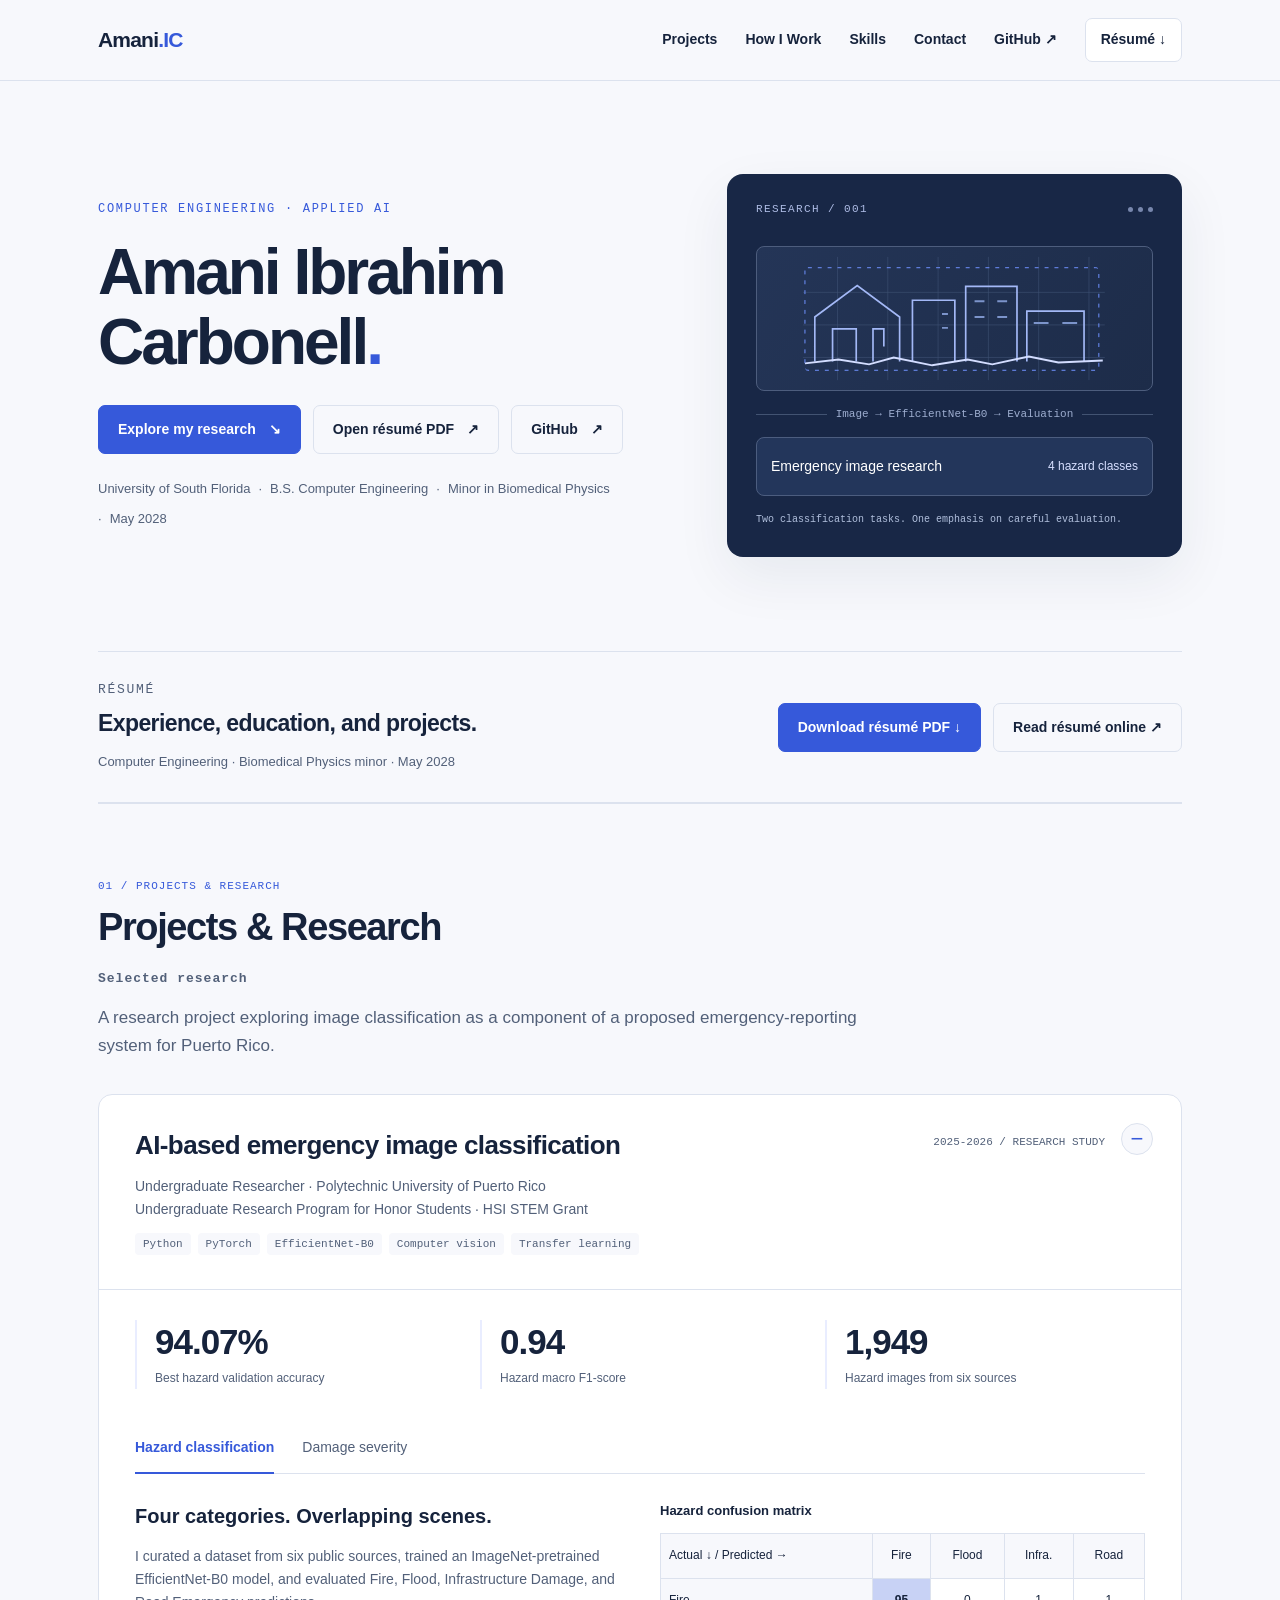
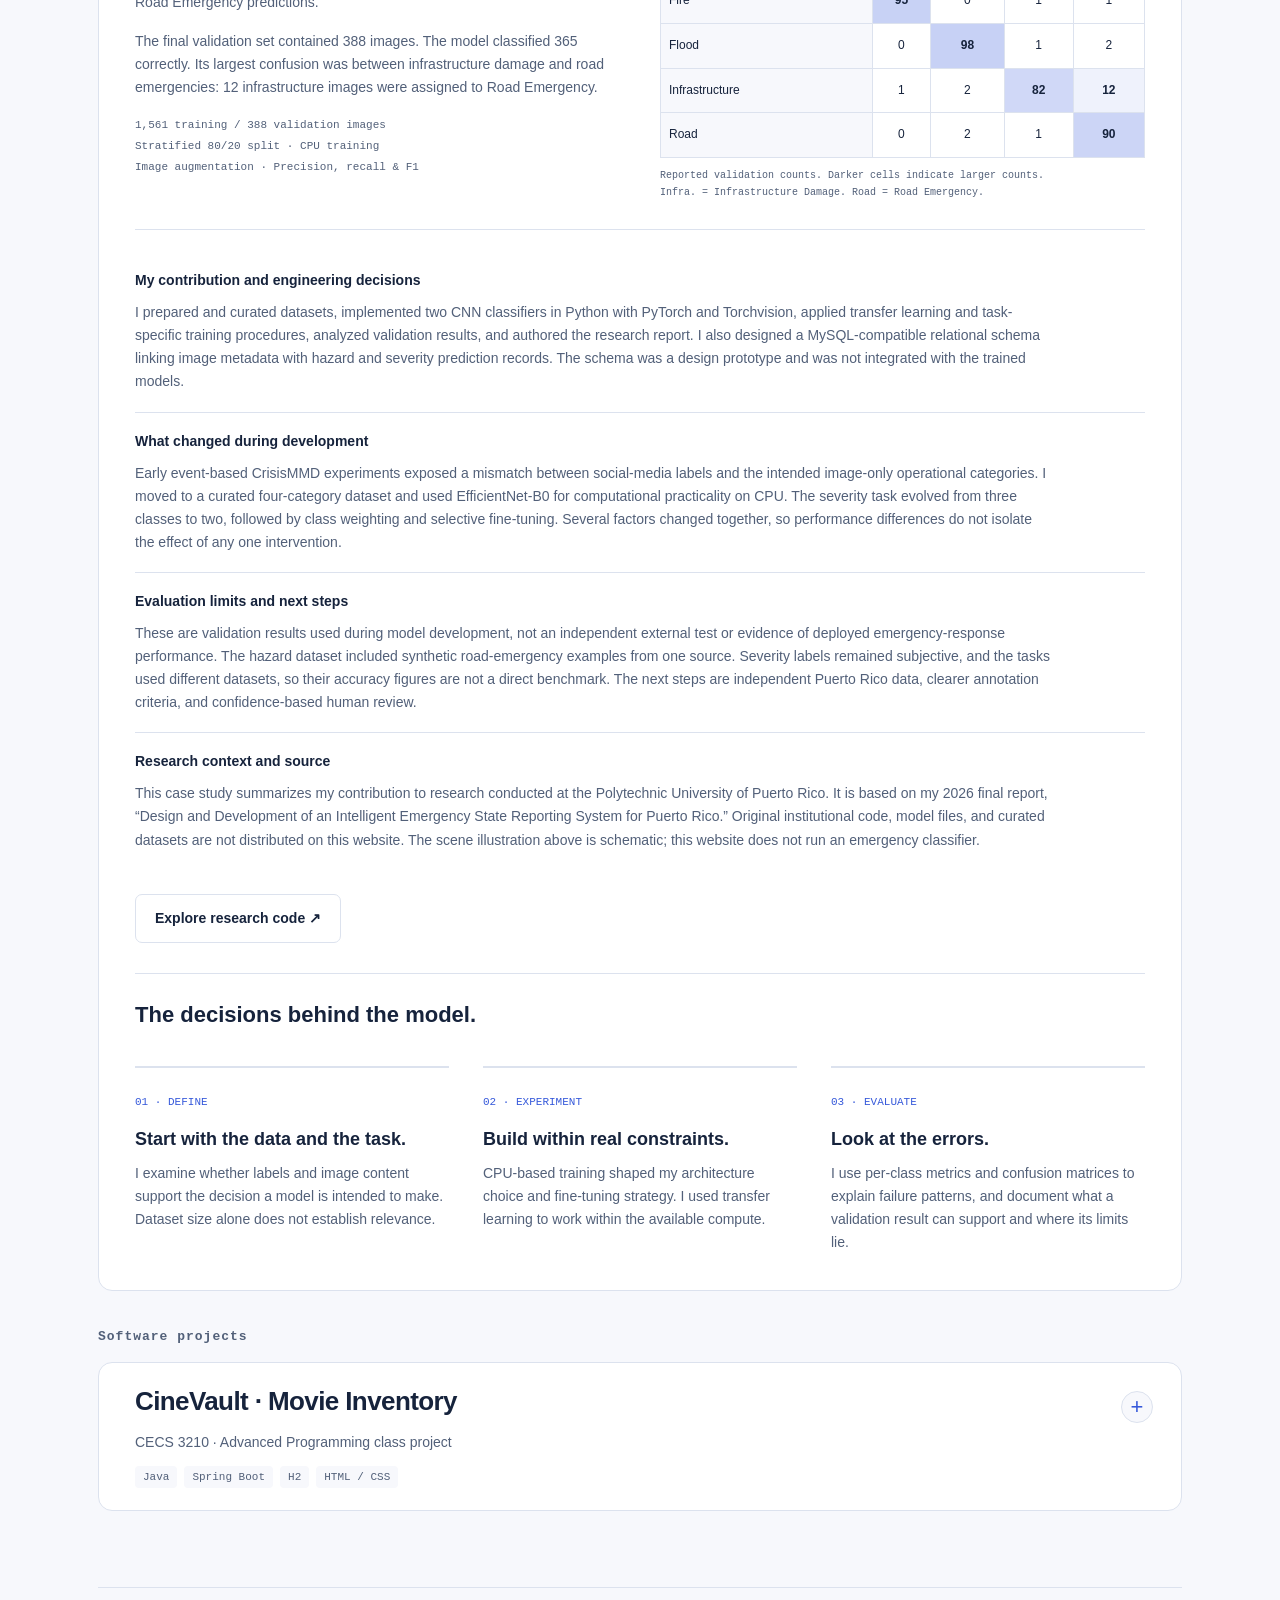
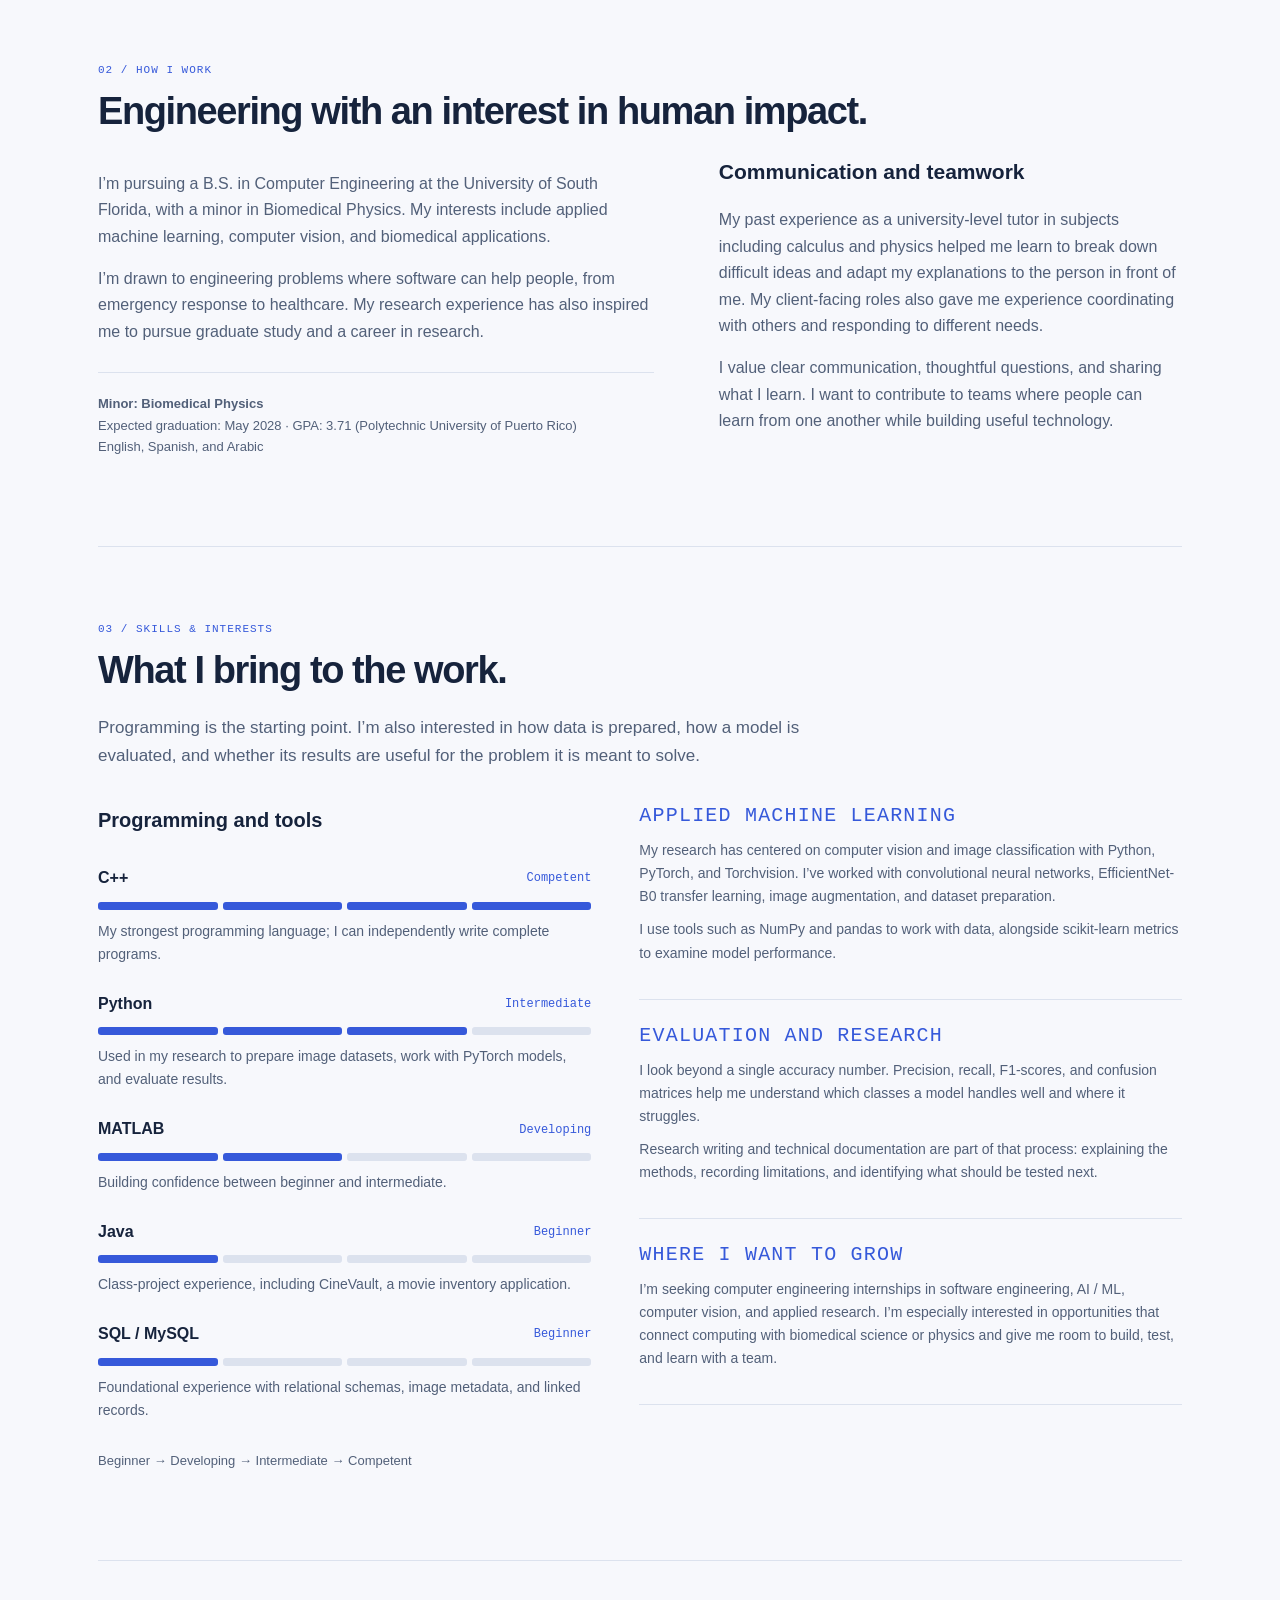
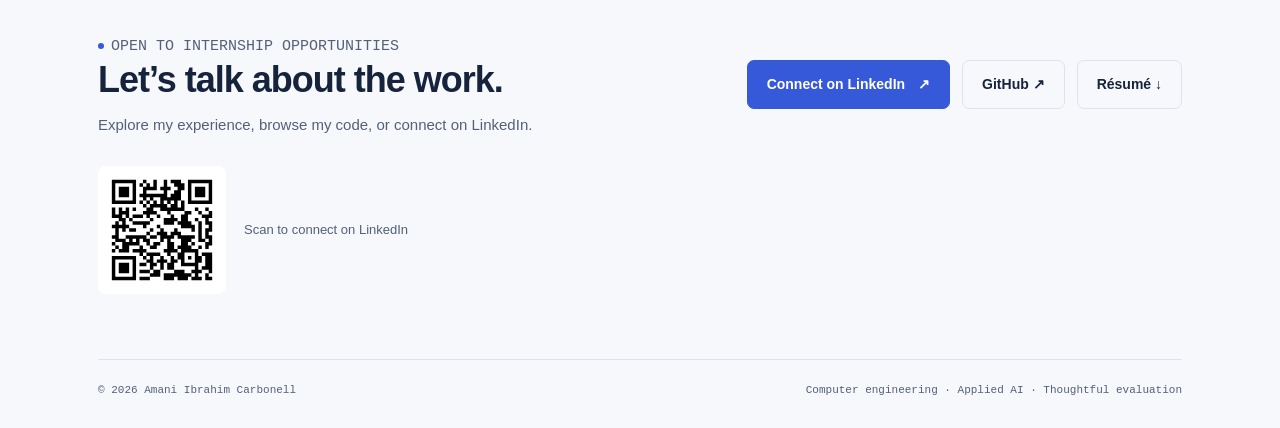
<file: index.html>
<!doctype html>
<html lang="en">
<head>
<meta charset="utf-8"><meta name="viewport" content="width=device-width,initial-scale=1">
<meta name="description" content="Amani Ibrahim Carbonell · Computer Engineering student at USF. Applied AI and computer vision research, from dataset design to model evaluation.">
<title>Amani Ibrahim Carbonell · Computer Engineering & AI</title>
<style>
:root{--paper:#f7f8fc;--white:#fff;--ink:#16233c;--muted:#526079;--line:#dce2ee;--accent:#3659da;--pale:#e9edff;--dark:#182746;--mono:ui-monospace,SFMono-Regular,Consolas,monospace}*{box-sizing:border-box}html{scroll-behavior:smooth;scroll-padding-top:100px}body{margin:0;background:var(--paper);color:var(--ink);font-family:Inter,Arial,sans-serif;line-height:1.65}a{color:inherit;text-decoration:none}button{font:inherit}button,a{-webkit-tap-highlight-color:transparent}a:focus-visible,button:focus-visible,summary:focus-visible{outline:3px solid var(--accent);outline-offset:5px}.skip{position:absolute;left:18px;top:-100px;z-index:10;background:white;padding:10px}.skip:focus{top:10px}.wrap{max-width:1180px;margin:auto;padding:0 48px}header{position:sticky;top:0;background:rgba(247,248,252,.96);border-bottom:1px solid var(--line);z-index:5}nav{height:80px;display:flex;align-items:center;justify-content:space-between;gap:28px}.brand{font-weight:750;letter-spacing:-.8px;font-size:21px}.brand span{color:var(--accent)}.navlinks{display:flex;align-items:center;gap:28px;font-size:14px;font-weight:600}.navlinks a:hover{color:var(--accent)}.resume-link{border:1px solid var(--line);border-radius:7px;padding:9px 15px;background:white}.hero{padding:93px 0 94px;display:grid;grid-template-columns:1.25fr 1fr;gap:60px;align-items:center}.eyebrow{font:12px var(--mono);letter-spacing:1.7px;text-transform:uppercase;color:var(--accent);margin:0 0 22px}.hero h1{font-size:clamp(45px,5vw,67px);line-height:1.09;letter-spacing:-3px;font-weight:650;margin:0 0 28px}.hero h1 span{color:var(--accent)}.intro{font-size:18px;color:var(--muted);max-width:560px;margin:0 0 27px}.identity{font-size:13px;color:var(--muted);margin:24px 0 0;display:flex;gap:8px;flex-wrap:wrap}.identity span+span:before{content:'·';margin-right:8px}.actions{display:flex;gap:12px;flex-wrap:wrap}.button{display:inline-flex;align-items:center;justify-content:center;gap:13px;border-radius:7px;padding:12px 19px;font-size:14px;font-weight:600;background:var(--accent);color:white;border:1px solid var(--accent)}.button:hover{background:#2747ba}.button.secondary{background:transparent;color:var(--ink);border-color:var(--line)}.button.secondary:hover{background:white}.visual{background:var(--dark);color:white;border-radius:16px;padding:29px;box-shadow:0 20px 55px #14254512;position:relative}.visual-top{font:11px var(--mono);color:#aebce5;letter-spacing:1.4px;display:flex;align-items:center;justify-content:space-between;margin-bottom:31px}.dots{display:flex;gap:5px}.dots i{width:5px;height:5px;border-radius:50%;background:#7887ad}.image-box{height:145px;border:1px solid #4d5d7d;border-radius:8px;display:flex;align-items:center;justify-content:center;overflow:hidden;background:linear-gradient(125deg,#243557,#1d2c49);position:relative}.image-box svg{width:88%;height:100%}.box-tag{position:absolute;bottom:10px;left:12px;font:10px var(--mono);color:#bdc9e8}.processing{display:flex;align-items:center;gap:9px;color:#9dadcf;font:11px var(--mono);margin:17px 0}.processing:before,.processing:after{content:'';height:1px;flex:1;background:#425372}.prediction{display:flex;align-items:center;justify-content:space-between;border:1px solid #4c5d7f;background:#23365b;border-radius:8px;padding:17px 14px;font-size:14px}.prediction strong{color:#d6dfff;font-size:12px;font-weight:500}.visual-note{font:10px/1.7 var(--mono);color:#b0bfdc;margin:15px 0 0}.section{padding:76px 0;border-top:1px solid var(--line)}.section-number{font:11px var(--mono);color:var(--accent);letter-spacing:1px;margin:0 0 13px}.section h2{font-size:38px;line-height:1.2;letter-spacing:-1.4px;font-weight:650;margin:0 0 20px}.section-lead{font-size:17px;color:var(--muted);max-width:760px;margin:0 0 34px}.project{background:white;border:1px solid var(--line);border-radius:14px;overflow:hidden}.project-head{padding:34px 36px;border-bottom:1px solid var(--line);display:flex;justify-content:space-between;gap:30px}.project-head h3{font-size:26px;letter-spacing:-.6px;line-height:1.3;margin:0 0 12px;max-width:650px}.project-head p{font-size:14px;color:var(--muted);max-width:650px;margin:0}.project-date{font:11px var(--mono);color:var(--muted);white-space:nowrap;padding-top:7px}.tags{display:flex;flex-wrap:wrap;gap:7px;margin-top:20px}.tags span{font:11px var(--mono);padding:5px 8px;background:var(--paper);border-radius:4px;color:var(--muted)}.project-body{padding:30px 36px 36px}.metrics{display:grid;grid-template-columns:repeat(3,1fr);gap:25px;margin-bottom:34px}.metric{border-left:2px solid var(--pale);padding-left:18px}.metric strong{display:block;font-size:35px;line-height:1.25;letter-spacing:-1px}.metric span{display:block;font-size:12px;color:var(--muted);margin-top:5px}.tabs{display:flex;border-bottom:1px solid var(--line);gap:28px;margin:0 0 26px}.tabs button{border:0;border-bottom:2px solid transparent;margin-bottom:-1px;background:none;padding:13px 0;color:var(--muted);font-size:14px;cursor:pointer}.tabs button[aria-selected=true]{color:var(--accent);border-bottom-color:var(--accent);font-weight:650}.result-layout{display:grid;grid-template-columns:1fr 1fr;gap:40px;align-items:start}.result-copy h4{font-size:20px;margin:0 0 12px}.result-copy p{font-size:14px;color:var(--muted);margin:0 0 16px}.result-copy .method{font:11px/1.9 var(--mono);color:var(--muted)}table{border-collapse:collapse;width:100%;font-size:12px}caption{text-align:left;font-weight:600;font-size:13px;margin-bottom:12px}th,td{text-align:center;padding:12px 8px;border:1px solid var(--line)}th{font-weight:500;background:#f7f8fc}th:first-child{text-align:left}.cell{background:rgba(54,89,218,var(--heat));font-weight:650}.table-note{font:10px/1.65 var(--mono);color:var(--muted);margin-top:10px}.observations{margin-top:28px;padding-top:22px;border-top:1px solid var(--line)}details{border-bottom:1px solid var(--line);padding:18px 0}details:last-child{border:0;padding-bottom:0}summary{font-size:14px;font-weight:600;cursor:pointer;list-style-position:outside;margin-left:18px}details p{font-size:14px;color:var(--muted);margin:14px 0 0;max-width:920px}.approach-grid{display:grid;grid-template-columns:repeat(3,1fr);gap:34px;margin-top:37px}.approach-step{border-top:2px solid var(--line);padding-top:19px}.step-num{font:11px var(--mono);color:var(--accent)}.approach-step h3{font-size:19px;line-height:1.4;margin:13px 0 10px}.approach-step p{font-size:14px;color:var(--muted);margin:0}.about-layout{display:grid;grid-template-columns:1.1fr 1fr;gap:85px}.about-layout p{color:var(--muted);font-size:16px}.skill-group{margin-bottom:25px}.skill-group h3{font:11px var(--mono);letter-spacing:1.2px;color:var(--accent);text-transform:uppercase;margin:0 0 10px}.skill-group p{font-size:15px;margin:0}.about-meta{margin-top:27px;border-top:1px solid var(--line);padding-top:20px;font-size:13px!important}.contact{padding:70px 0 65px}.contact-inner{display:flex;align-items:center;justify-content:space-between;gap:30px}.contact h2{font-size:36px;margin:0 0 12px;letter-spacing:-1px}.contact p{margin:0;color:var(--muted);font-size:15px}.footer{padding:24px 0;border-top:1px solid var(--line);font:11px var(--mono);color:var(--muted);display:flex;justify-content:space-between;gap:20px}.status{display:inline-flex;align-items:center;gap:7px;font:11px var(--mono);color:var(--accent);margin-bottom:17px}.status:before{content:'';width:6px;height:6px;border-radius:50%;background:var(--accent)}[hidden]{display:none!important}@media(max-width:900px){.wrap{padding:0 25px}.hero{gap:35px;grid-template-columns:1.15fr 1fr}.hero h1{font-size:48px}.visual{padding:22px}.result-layout{gap:25px}.about-layout{gap:40px}}@media(max-width:650px){nav{height:70px}.brand{font-size:18px}.navlinks{gap:16px;font-size:12px}.navlinks .about-nav{display:none}.navlinks .resume-link{padding:6px 9px}.hero{grid-template-columns:1fr;padding:55px 0;gap:35px}.hero h1{font-size:48px;letter-spacing:-2.2px}.intro{font-size:17px}.visual{max-width:460px;width:100%}.section{padding:50px 0}.section h2{font-size:31px}.project-head{padding:24px;display:block}.project-head h3{font-size:23px}.project-date{margin-top:18px}.project-body{padding:24px}.metrics{gap:13px}.metric{padding-left:10px}.metric strong{font-size:27px}.metric span{font-size:11px}.result-layout,.about-layout,.approach-grid{grid-template-columns:1fr}.tabs{gap:20px}.tabs button{font-size:13px}.approach-grid{gap:25px}.contact-inner{display:block}.contact .actions{margin-top:25px}.contact h2{font-size:29px}.footer{font-size:10px;flex-direction:column;gap:5px}.table-scroll{overflow-x:auto}th,td{padding:10px 6px}}@media(prefers-reduced-motion:reduce){html{scroll-behavior:auto}}
.linkedin-qr{display:flex;align-items:center;gap:18px;margin:28px 0 0}.linkedin-qr img{display:block;background:white;border-radius:8px}.linkedin-qr figcaption{font-size:13px;color:var(--muted)}@media(max-width:650px){.navlinks{gap:11px}.navlinks a[href="#contact"]{display:none}}
.resume-panel{display:flex;align-items:center;justify-content:space-between;gap:28px;border-top:1px solid var(--line);border-bottom:1px solid var(--line);padding:30px 0}.resume-panel .eyebrow{margin:0 0 8px}.resume-panel h2{font-size:23px;letter-spacing:-.6px;margin:0 0 8px}.resume-panel p{font-size:13px;color:var(--muted);margin:0}.resume-panel .actions{flex-shrink:0}@media(max-width:900px){.resume-panel{align-items:flex-start;flex-direction:column}.resume-panel .actions{flex-shrink:1}}
.cinevault-gallery{display:grid;grid-template-columns:1fr 1fr;gap:22px;margin:26px 0}.cinevault-gallery figure{margin:0;min-width:0}.cinevault-gallery a{display:block;background:#101010;border:1px solid var(--line);border-radius:8px;overflow:hidden}.cinevault-gallery img{display:block;width:100%;height:auto;aspect-ratio:1.85;object-fit:contain}.cinevault-gallery a:hover{outline:2px solid var(--accent);outline-offset:3px}.cinevault-gallery figcaption{font-size:12px;color:var(--muted);margin-top:9px}@media(max-width:650px){.cinevault-gallery{grid-template-columns:1fr}}

details.project-disclosure{padding:0;margin:0;border:1px solid var(--line)}
.project-disclosure>summary.project-head{position:relative;margin:0;list-style:none;cursor:pointer;padding-right:76px;font-weight:400}
.project-disclosure>summary.project-head::-webkit-details-marker{display:none}
.project-disclosure>summary.project-head::marker{content:""}
.project-disclosure>summary.project-head::after{content:"+";position:absolute;right:28px;top:28px;display:grid;place-items:center;width:30px;height:30px;border:1px solid var(--line);border-radius:50%;color:var(--accent);font-size:22px;line-height:1;background:var(--paper)}
.project-disclosure[open]>summary.project-head::after{content:"−"}
.project-disclosure:not([open])>summary.project-head{border-bottom:0;padding-top:22px;padding-bottom:22px}
.project-disclosure>summary.project-head:hover{background:#f8f9ff}
.project-disclosure>summary.project-head:focus-visible{outline:3px solid var(--accent);outline-offset:-4px;border-radius:12px}
.project-disclosure>summary.project-head h3{padding-right:5px}
.project-disclosure>summary.project-head .tags{margin-top:12px}
@media(max-width:650px){.project-disclosure>summary.project-head{padding-right:65px}.project-disclosure>summary.project-head::after{right:20px;top:23px}}

.project-group+.project-group{margin-top:38px}
.subsection-title{font:600 13px var(--mono);letter-spacing:1px;color:var(--muted);margin:0 0 18px}
.project-head h4{font-size:26px;letter-spacing:-.6px;line-height:1.3;margin:0 0 12px;max-width:650px}
.model-decisions{margin-top:30px;padding-top:26px;border-top:1px solid var(--line)}
.model-decisions>h4{font-size:22px;line-height:1.35;margin:0}
.model-decisions .approach-step h3{font-size:18px}
.human-layout{display:grid;grid-template-columns:1.2fr 1fr;gap:65px}
.human-layout p{color:var(--muted);font-size:16px}
.human-layout h3{font-size:21px;margin:0 0 18px}
.skills-layout{display:grid;grid-template-columns:1fr 1fr;gap:12px 65px;margin-top:34px}
@media(max-width:650px){.human-layout,.skills-layout{grid-template-columns:1fr;gap:24px}.project-head h4{font-size:23px}.navlinks .about-nav{display:inline}.navlinks a[href="https://github.com/amaniic"]{display:none}.navlinks{gap:12px}.brand{font-size:17px}.navlinks a[href="#about"]{display:none}.project-group+.project-group{margin-top:28px}}
.research-note{padding:18px 0;border-bottom:1px solid var(--line)}.research-note:last-child{border:0}.research-note h5{font-size:14px;line-height:1.5;margin:0 0 10px}.research-note p{font-size:14px;color:var(--muted);margin:0}
.skill-depth{display:grid;grid-template-columns:1fr 1.1fr;gap:48px}.language-panel,.practice-panel{min-width:0}.skill-depth h3{font-size:20px;margin:0 0 12px}.skill-caption{font-size:13px;color:var(--muted)}.language-chart{list-style:none;padding:0;margin:28px 0}.language-row{margin:0 0 25px}.language-label{display:flex;justify-content:space-between;gap:12px;align-items:center}.language-label h4{font-size:16px;margin:0}.language-label span{font:12px var(--mono);color:var(--accent)}.level-track{display:grid;grid-template-columns:repeat(4,1fr);gap:5px;margin:10px 0}.level-track i{height:8px;border-radius:3px;background:#dce2ee}.level-track .filled{background:var(--accent)}.language-row p,.practice-panel p{font-size:14px;color:var(--muted);margin:10px 0}.practice-panel .skill-group{padding:0 0 24px;margin:0 0 24px;border-bottom:1px solid var(--line)}@media(max-width:750px){.skill-depth{grid-template-columns:1fr;gap:28px}}
</style>
</head>
<body>
<a class="skip" href="#main">Skip to content</a>
<header><div class="wrap"><nav aria-label="Main navigation"><a class="brand" href="#main">Amani<span>.IC</span></a><div class="navlinks"><a href="#projects">Projects</a><a class="about-nav" href="#approach">How I Work</a><a href="#about">Skills</a><a href="#contact">Contact</a><a href="https://github.com/amaniic" target="_blank" rel="noopener noreferrer">GitHub ↗</a><a class="resume-link" href="Amani_Ibrahim_Carbonell_Resume.pdf?v=gpa20261117">Résumé ↓</a></div></nav></div></header>
<main id="main"><div class="wrap">
<section class="hero" aria-labelledby="hero-title"><div><p class="eyebrow">Computer engineering · Applied AI</p><h1 id="hero-title">Amani Ibrahim<br>Carbonell<span>.</span></h1><div class="actions"><a class="button" href="#research">Explore my research <span aria-hidden="true">↘</span></a><a class="button secondary" href="Amani_Ibrahim_Carbonell_Resume.pdf?v=gpa20261117" target="_blank" rel="noopener noreferrer">Open résumé PDF <span aria-hidden="true">↗</span></a><a class="button secondary" href="https://github.com/amaniic" target="_blank" rel="noopener noreferrer">GitHub <span aria-hidden="true">↗</span></a></div><p class="identity"><span>University of South Florida</span><span>B.S. Computer Engineering</span><span>Minor in Biomedical Physics</span><span>May 2028</span></p></div>
<div class="visual" aria-label="Conceptual illustration of the research workflow"><div class="visual-top"><span>RESEARCH / 001</span><span class="dots" aria-hidden="true"><i></i><i></i><i></i></span></div><div class="image-box"><svg viewBox="0 0 340 145" fill="none" aria-hidden="true"><path d="M16 112h306M16 79h306M16 46h306M51 10v125M102 10v125M153 10v125M204 10v125M255 10v125M306 10v125" stroke="#405274" stroke-width=".6"/><path d="M28 116V71l43-32 43 32v45M46 116V83h24v33M87 116V83h11v18M127 116V54h43v62M181 116V40h52v76M243 116V65h58v51" stroke="#a3b8f6" stroke-width="1.7"/><path d="m18 118 34-4 31 5 25-7 39 8 36-6 25 5 37-8 30 6 45-2" stroke="#d3ddff" stroke-width="2"/><path d="M157 68h6M157 82h6M190 55h10M213 55h10M190 71h10M213 71h10M250 77h15M279 77h15" stroke="#7c94cb" stroke-width="2"/><rect x="18" y="21" width="298" height="104" rx="3" stroke="#7092ff" stroke-dasharray="4 6"/></svg></div><div class="processing">Image → EfficientNet-B0 → Evaluation</div><div class="prediction"><span>Emergency image research</span><strong>4 hazard classes</strong></div><p class="visual-note">Two classification tasks. One emphasis on careful evaluation.</p></div></section>
<section class="resume-panel" id="resume" aria-labelledby="resume-title"><div><p class="eyebrow">RÉSUMÉ</p><h2 id="resume-title">Experience, education, and projects.</h2><p>Computer Engineering · Biomedical Physics minor · May 2028</p></div><div class="actions"><a class="button" href="Amani_Ibrahim_Carbonell_Resume.pdf?v=gpa20261117" download="Amani_Ibrahim_Carbonell_Resume.pdf?v=gpa20261117">Download résumé PDF ↓</a><a class="button secondary" href="Amani_Ibrahim_Carbonell_Resume.pdf?v=gpa20261117">Read résumé online ↗</a></div></section>
<section class="section" id="projects" aria-labelledby="projects-title"><p class="section-number">01 / PROJECTS &amp; RESEARCH</p><h2 id="projects-title">Projects &amp; Research</h2><div class="project-group" id="research"><h3 class="subsection-title">Selected research</h3><p class="section-lead">A research project exploring image classification as a component of a proposed emergency-reporting system for Puerto Rico.</p>
<details class="project project-disclosure" open><summary class="project-head"><div><h4>AI-based emergency image classification</h4><p>Undergraduate Researcher · Polytechnic University of Puerto Rico<br>Undergraduate Research Program for Honor Students · HSI STEM Grant</p><div class="tags"><span>Python</span><span>PyTorch</span><span>EfficientNet-B0</span><span>Computer vision</span><span>Transfer learning</span></div></div><div class="project-date">2025-2026 / RESEARCH STUDY</div></summary><div class="project-body"><div class="metrics"><div class="metric"><strong>94.07%</strong><span>Best hazard validation accuracy</span></div><div class="metric"><strong>0.94</strong><span>Hazard macro F1-score</span></div><div class="metric"><strong>1,949</strong><span>Hazard images from six sources</span></div></div>
<div class="tabs" role="tablist" aria-label="Explore model results"><button id="tab-hazard" role="tab" aria-selected="true" aria-controls="panel-hazard" tabindex="0">Hazard classification</button><button id="tab-severity" role="tab" aria-selected="false" aria-controls="panel-severity" tabindex="-1">Damage severity</button></div>
<div role="tabpanel" id="panel-hazard" aria-labelledby="tab-hazard"><div class="result-layout"><div class="result-copy"><h4>Four categories. Overlapping scenes.</h4><p>I curated a dataset from six public sources, trained an ImageNet-pretrained EfficientNet-B0 model, and evaluated Fire, Flood, Infrastructure Damage, and Road Emergency predictions.</p><p>The final validation set contained 388 images. The model classified 365 correctly. Its largest confusion was between infrastructure damage and road emergencies: 12 infrastructure images were assigned to Road Emergency.</p><p class="method">1,561 training / 388 validation images<br>Stratified 80/20 split · CPU training<br>Image augmentation · Precision, recall & F1</p></div><div class="table-scroll"><table><caption>Hazard confusion matrix</caption><thead><tr><th scope="col">Actual ↓ / Predicted →</th><th scope="col">Fire</th><th scope="col">Flood</th><th scope="col">Infra.</th><th scope="col">Road</th></tr></thead><tbody><tr><th scope="row">Fire</th><td class="cell" style="--heat:.27">95</td><td>0</td><td>1</td><td>1</td></tr><tr><th scope="row">Flood</th><td>0</td><td class="cell" style="--heat:.28">98</td><td>1</td><td>2</td></tr><tr><th scope="row">Infrastructure</th><td>1</td><td>2</td><td class="cell" style="--heat:.23">82</td><td class="cell" style="--heat:.08">12</td></tr><tr><th scope="row">Road</th><td>0</td><td>2</td><td>1</td><td class="cell" style="--heat:.25">90</td></tr></tbody></table><p class="table-note">Reported validation counts. Darker cells indicate larger counts.<br>Infra. = Infrastructure Damage. Road = Road Emergency.</p></div></div></div>
<div role="tabpanel" id="panel-severity" aria-labelledby="tab-severity" hidden><div class="result-layout"><div class="result-copy"><h4>Severity needs more than a headline score.</h4><p>I developed a second EfficientNet-B0 model for Mild Damage versus Severe Damage using a modified, supplemented CrisisMMD-based dataset. Training used class-weighted cross-entropy and staged fine-tuning.</p><p>The best validation accuracy across training was <strong>79.57%</strong>. The final Stage 2 pass shown here classified 431 of 558 images correctly (<strong>77.24%</strong>). These results describe different checkpoints.</p><p class="method">2,289 training / 558 validation images<br>Final-pass macro F1: 0.75<br>Final-pass severe recall: 0.79</p></div><div class="table-scroll"><table><caption>Severity confusion matrix · final Stage 2 pass</caption><thead><tr><th scope="col">Actual ↓ / Predicted →</th><th scope="col">Mild</th><th scope="col">Severe</th></tr></thead><tbody><tr><th scope="row">Mild Damage</th><td class="cell" style="--heat:.16">125</td><td class="cell" style="--heat:.06">45</td></tr><tr><th scope="row">Severe Damage</th><td class="cell" style="--heat:.10">82</td><td class="cell" style="--heat:.28">306</td></tr></tbody></table><p class="table-note">82 severe images were predicted as mild in the final pass. This failure mode supports further research into human review and clearer severity criteria.</p></div></div></div>
<div class="observations"><div class="research-note"><h5>My contribution and engineering decisions</h5><p>I prepared and curated datasets, implemented two CNN classifiers in Python with PyTorch and Torchvision, applied transfer learning and task-specific training procedures, analyzed validation results, and authored the research report. I also designed a MySQL-compatible relational schema linking image metadata with hazard and severity prediction records. The schema was a design prototype and was not integrated with the trained models.</p></div><div class="research-note"><h5>What changed during development</h5><p>Early event-based CrisisMMD experiments exposed a mismatch between social-media labels and the intended image-only operational categories. I moved to a curated four-category dataset and used EfficientNet-B0 for computational practicality on CPU. The severity task evolved from three classes to two, followed by class weighting and selective fine-tuning. Several factors changed together, so performance differences do not isolate the effect of any one intervention.</p></div><div class="research-note"><h5>Evaluation limits and next steps</h5><p>These are validation results used during model development, not an independent external test or evidence of deployed emergency-response performance. The hazard dataset included synthetic road-emergency examples from one source. Severity labels remained subjective, and the tasks used different datasets, so their accuracy figures are not a direct benchmark. The next steps are independent Puerto Rico data, clearer annotation criteria, and confidence-based human review.</p></div><div class="research-note"><h5>Research context and source</h5><p>This case study summarizes my contribution to research conducted at the Polytechnic University of Puerto Rico. It is based on my 2026 final report, “Design and Development of an Intelligent Emergency State Reporting System for Puerto Rico.” Original institutional code, model files, and curated datasets are not distributed on this website. The scene illustration above is schematic; this website does not run an emergency classifier.</p></div></div><div class="actions" style="margin-top:24px"><a class="button secondary" href="https://github.com/amaniic/amani-portfolio/tree/main/research" target="_blank" rel="noopener noreferrer">Explore research code ↗</a></div><div class="model-decisions"><h4>The decisions behind the model.</h4><div class="approach-grid"><div class="approach-step"><span class="step-num">01 · DEFINE</span><h3>Start with the data and the task.</h3><p>I examine whether labels and image content support the decision a model is intended to make. Dataset size alone does not establish relevance.</p></div><div class="approach-step"><span class="step-num">02 · EXPERIMENT</span><h3>Build within real constraints.</h3><p>CPU-based training shaped my architecture choice and fine-tuning strategy. I used transfer learning to work within the available compute.</p></div><div class="approach-step"><span class="step-num">03 · EVALUATE</span><h3>Look at the errors.</h3><p>I use per-class metrics and confusion matrices to explain failure patterns, and document what a validation result can support and where its limits lie.</p></div></div></div></div></details></div>
<div class="project-group" id="software-projects"><h3 class="subsection-title">Software projects</h3><details class="project project-disclosure"><summary class="project-head"><div><h4>CineVault · Movie Inventory</h4><p>CECS 3210 · Advanced Programming class project</p><div class="tags"><span>Java</span><span>Spring Boot</span><span>H2</span><span>HTML / CSS</span></div></div></summary><div class="project-body"><p>A web application for adding, browsing, editing, and deleting movies. Includes movie-ID lookup, duplicate checks, input validation, and a local database.</p><div class="cinevault-gallery" aria-label="Original CineVault application screenshots"><figure><a href="assets/cinevault-home.jpg" target="_blank" rel="noopener noreferrer"><img src="assets/cinevault-home.jpg" width="1913" height="1006" alt="Original CineVault homepage with movie-poster collage and Get started button" loading="lazy"></a><figcaption>The original homepage and navigation.</figcaption></figure><figure><a href="assets/cinevault-inventory.jpg" target="_blank" rel="noopener noreferrer"><img src="assets/cinevault-inventory.jpg" width="1774" height="967" alt="Original CineVault inventory showing movie posters, titles, directors, and unique IDs" loading="lazy"></a><figcaption>The movie collection, with posters and unique IDs.</figcaption></figure></div><div class="actions"><a class="button secondary" href="https://github.com/amaniic/amani-portfolio/tree/main/cinevault" target="_blank" rel="noopener noreferrer">View CineVault code ↗</a></div></div></details></div></section>
<section class="section" id="approach" aria-labelledby="approach-title"><p class="section-number">02 / HOW I WORK</p><h2 id="approach-title">Engineering with an interest in human impact.</h2><div class="human-layout"><div><p>I’m pursuing a B.S. in Computer Engineering at the University of South Florida, with a minor in Biomedical Physics. My interests include applied machine learning, computer vision, and biomedical applications.</p><p>I’m drawn to engineering problems where software can help people, from emergency response to healthcare. My research experience has also inspired me to pursue graduate study and a career in research.</p><p class="about-meta"><strong>Minor: Biomedical Physics</strong><br>Expected graduation: May 2028 · GPA: 3.71 (Polytechnic University of Puerto Rico)<br>English, Spanish, and Arabic</p></div><div><h3>Communication and teamwork</h3><p>My past experience as a university-level tutor in subjects including calculus and physics helped me learn to break down difficult ideas and adapt my explanations to the person in front of me. My client-facing roles also gave me experience coordinating with others and responding to different needs.</p><p>I value clear communication, thoughtful questions, and sharing what I learn. I want to contribute to teams where people can learn from one another while building useful technology.</p></div></div></section>
<section class="section" id="about" aria-labelledby="skills-title"><p class="section-number">03 / SKILLS &amp; INTERESTS</p><h2 id="skills-title">What I bring to the work.</h2><p class="section-lead">Programming is the starting point. I’m also interested in how data is prepared, how a model is evaluated, and whether its results are useful for the problem it is meant to solve.</p><div class="skill-depth"><div class="language-panel"><h3>Programming and tools</h3><ul class="language-chart"><li class="language-row"><div class="language-label"><h4>C++</h4><span>Competent</span></div><div class="level-track" aria-hidden="true"><i class="filled"></i><i class="filled"></i><i class="filled"></i><i class="filled"></i></div><p>My strongest programming language; I can independently write complete programs.</p></li><li class="language-row"><div class="language-label"><h4>Python</h4><span>Intermediate</span></div><div class="level-track" aria-hidden="true"><i class="filled"></i><i class="filled"></i><i class="filled"></i><i class=""></i></div><p>Used in my research to prepare image datasets, work with PyTorch models, and evaluate results.</p></li><li class="language-row"><div class="language-label"><h4>MATLAB</h4><span>Developing</span></div><div class="level-track" aria-hidden="true"><i class="filled"></i><i class="filled"></i><i class=""></i><i class=""></i></div><p>Building confidence between beginner and intermediate.</p></li><li class="language-row"><div class="language-label"><h4>Java</h4><span>Beginner</span></div><div class="level-track" aria-hidden="true"><i class="filled"></i><i class=""></i><i class=""></i><i class=""></i></div><p>Class-project experience, including CineVault, a movie inventory application.</p></li><li class="language-row"><div class="language-label"><h4>SQL / MySQL</h4><span>Beginner</span></div><div class="level-track" aria-hidden="true"><i class="filled"></i><i class=""></i><i class=""></i><i class=""></i></div><p>Foundational experience with relational schemas, image metadata, and linked records.</p></li></ul><p class="skill-caption">Beginner → Developing → Intermediate → Competent</p></div><div class="practice-panel"><div class="skill-group"><h3>Applied machine learning</h3><p>My research has centered on computer vision and image classification with Python, PyTorch, and Torchvision. I’ve worked with convolutional neural networks, EfficientNet-B0 transfer learning, image augmentation, and dataset preparation.</p><p>I use tools such as NumPy and pandas to work with data, alongside scikit-learn metrics to examine model performance.</p></div><div class="skill-group"><h3>Evaluation and research</h3><p>I look beyond a single accuracy number. Precision, recall, F1-scores, and confusion matrices help me understand which classes a model handles well and where it struggles.</p><p>Research writing and technical documentation are part of that process: explaining the methods, recording limitations, and identifying what should be tested next.</p></div><div class="skill-group"><h3>Where I want to grow</h3><p>I’m seeking computer engineering internships in software engineering, AI / ML, computer vision, and applied research. I’m especially interested in opportunities that connect computing with biomedical science or physics and give me room to build, test, and learn with a team.</p></div></div></div></section>
<section class="section contact" id="contact" aria-labelledby="contact-title"><div class="contact-inner"><div><p class="status">OPEN TO INTERNSHIP OPPORTUNITIES</p><h2 id="contact-title">Let’s talk about the work.</h2><p>Explore my experience, browse my code, or connect on LinkedIn.</p></div><div class="actions"><a class="button" href="https://www.linkedin.com/in/amani-ibr" target="_blank" rel="noopener noreferrer">Connect on LinkedIn <span aria-hidden="true">↗</span></a><a class="button secondary" href="https://github.com/amaniic" target="_blank" rel="noopener noreferrer">GitHub ↗</a><a class="button secondary" href="Amani_Ibrahim_Carbonell_Resume.pdf?v=gpa20261117">Résumé ↓</a></div></div><figure class="linkedin-qr"><a href="https://www.linkedin.com/in/amani-ibr/" target="_blank" rel="noopener noreferrer"><img src="linkedin-qr.svg" width="128" height="128" alt="QR code linking to Amani Ibrahim Carbonell on LinkedIn"></a><figcaption>Scan to connect on LinkedIn</figcaption></figure></section>
<footer class="footer"><span>© 2026 Amani Ibrahim Carbonell</span><span>Computer engineering · Applied AI · Thoughtful evaluation</span></footer>
</div></main>
<script>
const tabs=Array.from(document.querySelectorAll('[role="tab"]'));
function activateTab(tab){tabs.forEach(t=>{const selected=t===tab;t.setAttribute('aria-selected',String(selected));t.tabIndex=selected?0:-1;document.getElementById(t.getAttribute('aria-controls')).hidden=!selected;});}
tabs.forEach((tab,index)=>{tab.addEventListener('click',()=>activateTab(tab));tab.addEventListener('keydown',event=>{let next;if(event.key==='ArrowRight')next=tabs[(index+1)%tabs.length];if(event.key==='ArrowLeft')next=tabs[(index-1+tabs.length)%tabs.length];if(event.key==='Home')next=tabs[0];if(event.key==='End')next=tabs[tabs.length-1];if(next){event.preventDefault();activateTab(next);next.focus();}});});
</script>
</body></html>
</file>
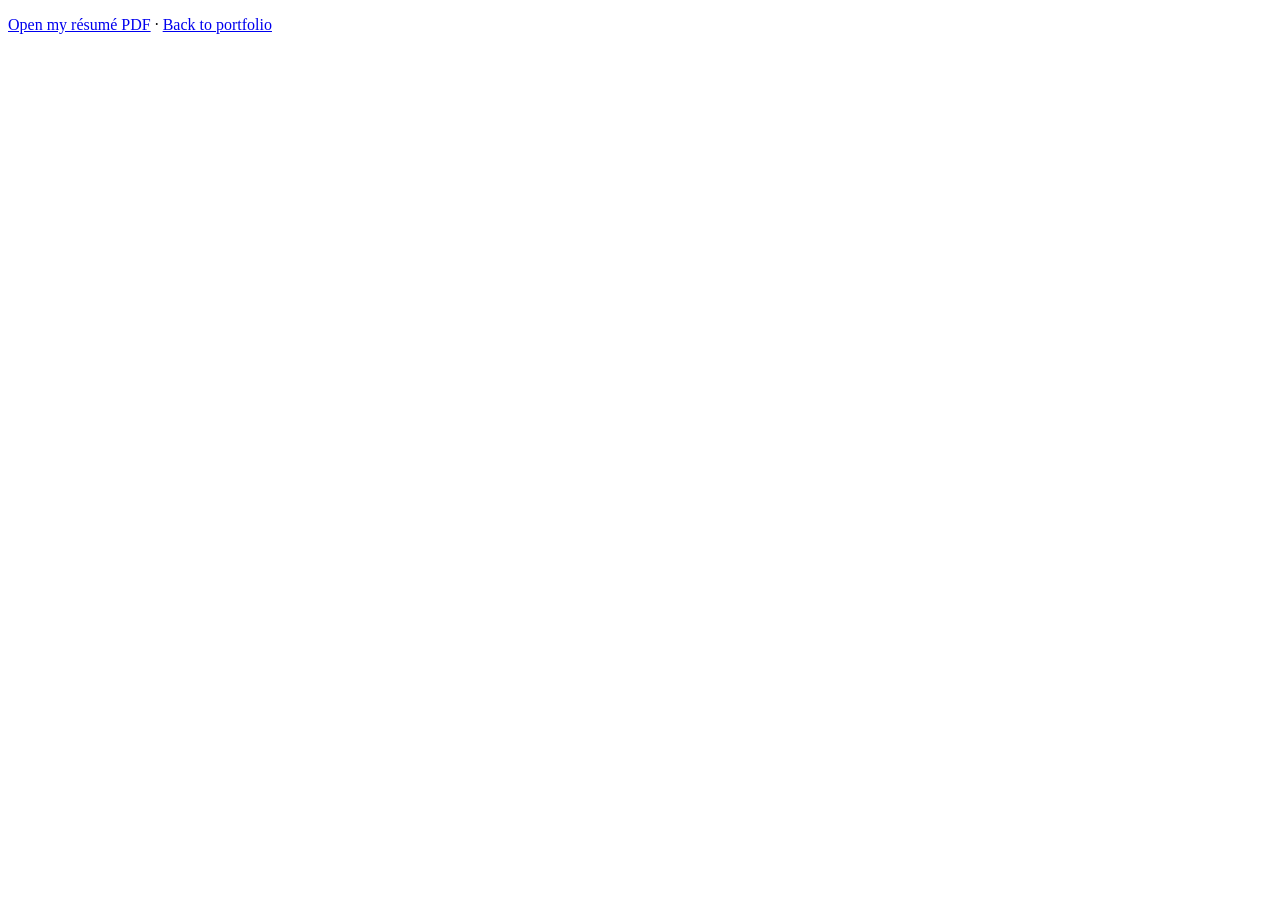
<file: resume.html>
<!doctype html><html lang="en"><head><meta charset="utf-8"><meta name="viewport" content="width=device-width,initial-scale=1"><meta http-equiv="refresh" content="0;url=Amani_Ibrahim_Carbonell_Resume.pdf?v=gpa20261117"><title>Amani Ibrahim Carbonell — Résumé</title></head><body><p><a href="Amani_Ibrahim_Carbonell_Resume.pdf?v=gpa20261117">Open my résumé PDF</a> · <a href="./">Back to portfolio</a></p></body></html>
</file>
